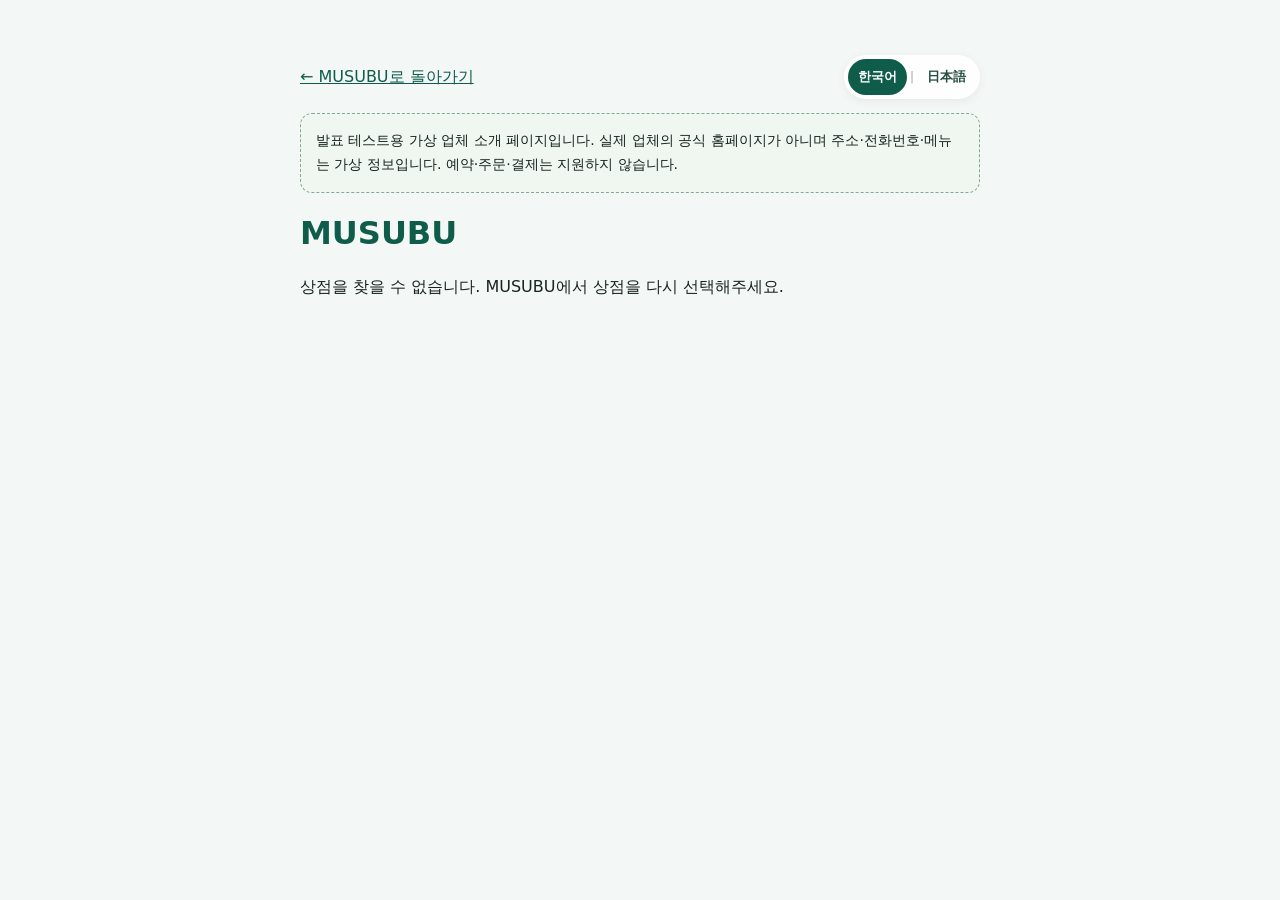
<file: demo-shop.html>
<!doctype html><html lang="ko"><head><meta charset="utf-8"><meta name="viewport" content="width=device-width,initial-scale=1"><meta name="theme-color" content="#0e5c49"><script src="locale-data.js?v=20261101-fix5"></script><script src="nearby-locales.js?v=20261101-fix5"></script><script src="i18n.js?v=20261101-fix5"></script><title data-i18n="demoTitle">MUSUBU · 가상 업체 소개</title><link rel="stylesheet" href="shops.css"><link rel="stylesheet" href="themes.css"><style>body{margin:0;font-family:system-ui,sans-serif;background:#f3f7f5;color:#18241f}h1{color:#0e5c49}li{padding:8px}p{line-height:1.7}.demo-top{display:flex;gap:12px;align-items:center;justify-content:space-between;flex-wrap:wrap}</style></head><body><main class="demo-page"><div class="demo-top"><a href="index.html#shops" data-local-link data-i18n="back">← MUSUBU로 돌아가기</a><nav class="language-switch" data-i18n-aria="language" aria-label="언어 선택"><button type="button" data-language="ko" lang="ko" aria-pressed="true">한국어</button><span aria-hidden="true">|</span><button type="button" data-language="ja" lang="ja" aria-pressed="false">日本語</button></nav></div><p class="demo-banner" data-i18n="demoBanner"></p><h1 id="name" lang="ko">MUSUBU</h1><img id="photo" data-i18n-alt="photoLabel" alt="가상 업체 참고 이미지" hidden><p id="description"></p><ul id="products"></ul><p id="hours"></p></main><script src="shops.js?v=20261101-fix5"></script><script src="content-locales.js?v=20261101-fix5"></script><script src="demo-shop.js?v=20261101-fix5"></script></body></html>
</file>
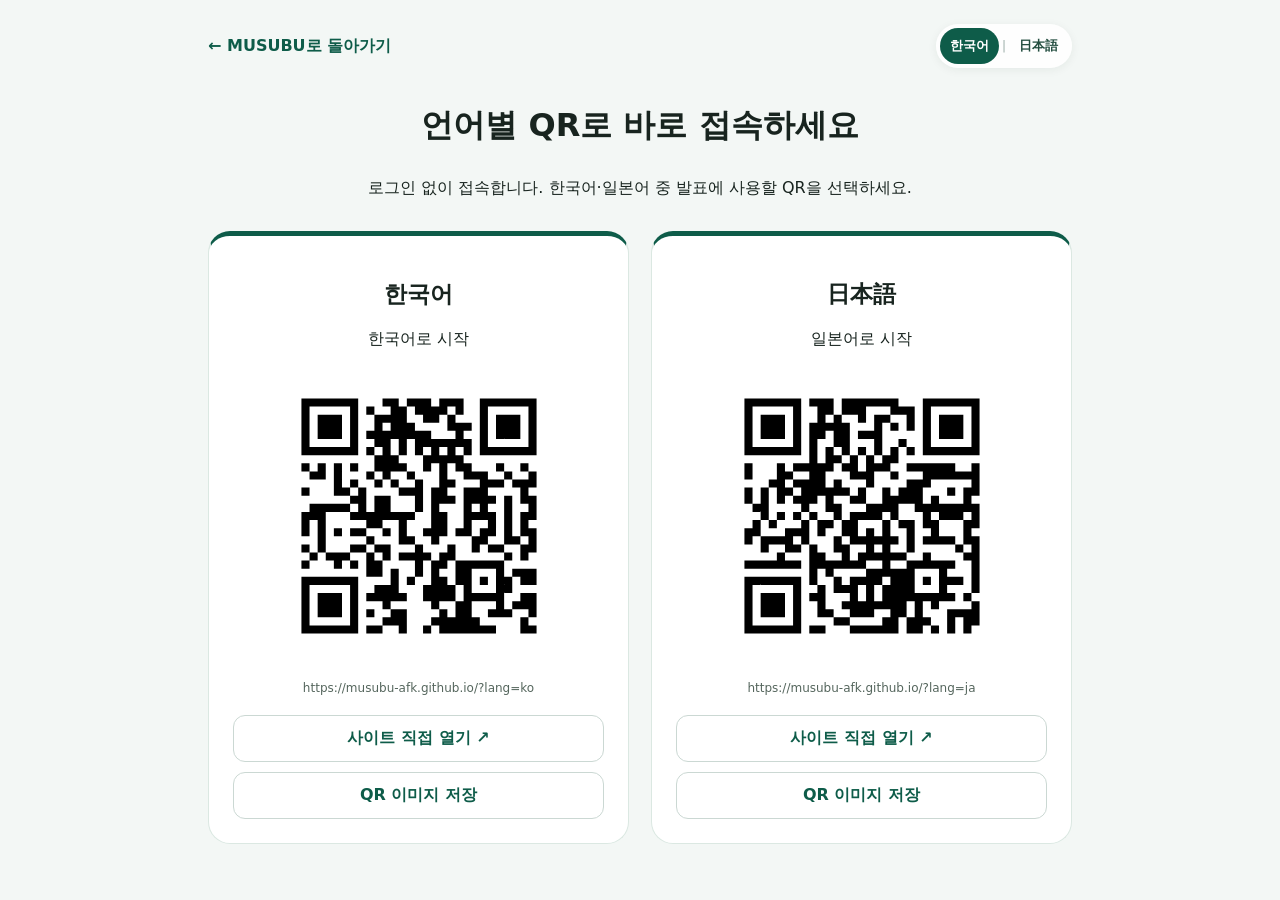
<file: qr.html>
<!doctype html><html lang="ko"><head><meta charset="utf-8"><meta name="viewport" content="width=device-width,initial-scale=1,viewport-fit=cover"><meta name="theme-color" content="#0e5c49"><script src="locale-data.js?v=20261028-community1"></script><script src="i18n.js?v=20261028-community1"></script><title data-i18n="qrTitle">MUSUBU · 발표용 QR</title><link rel="stylesheet" href="shops.css"><link rel="stylesheet" href="themes.css"><style>*{box-sizing:border-box}body{margin:0;background:#f3f7f5;color:#18241f;font-family:system-ui,sans-serif}.qr-wrap{max-width:900px;padding:24px 18px;margin:auto}.qr-top{display:flex;align-items:center;justify-content:space-between;gap:12px;flex-wrap:wrap}.qr-top>a{color:#0e5c49;text-decoration:none;font-weight:700}.qr-intro{margin:30px 0;text-align:center;line-height:1.7}.qr-grid{display:grid;grid-template-columns:1fr 1fr;gap:22px}.qr-card{padding:24px;background:#fff;border:1px solid #dbe8e2;border-top:5px solid #0e5c49;border-radius:22px;text-align:center}.qr-card h2{font-size:23px}.qr-card img{width:100%;max-width:300px;height:auto;background:#fff;display:block;margin:15px auto}.qr-url{overflow-wrap:anywhere;font-size:12px;color:#55665d}.qr-actions{display:grid;gap:10px;margin-top:20px}.qr-actions a{padding:12px;border:1px solid #cbd8d3;border-radius:12px;color:#0e5c49;text-decoration:none;font-weight:700;min-height:44px}@media print{.qr-top,.qr-actions{display:none}.qr-wrap{max-width:none}.qr-grid{grid-template-columns:1fr 1fr!important}.qr-card{break-inside:avoid}}</style></head><body><main class="qr-wrap"><div class="qr-top"><a href="index.html" data-local-link data-i18n="back">← MUSUBU로 돌아가기</a><nav class="language-switch" data-i18n-aria="language" aria-label="언어 선택"><button type="button" data-language="ko" lang="ko" aria-pressed="true">한국어</button><span aria-hidden="true">|</span><button type="button" data-language="ja" lang="ja" aria-pressed="false">日本語</button></nav></div><div class="qr-intro"><h1 data-i18n="qrHeading">언어별 QR로 바로 접속하세요</h1><p data-i18n="qrDescription">로그인 없이 접속합니다. 한국어·일본어 중 발표에 사용할 QR을 선택하세요.</p></div><div class="qr-grid"><section class="qr-card korean"><h2 lang="ko">한국어</h2><p data-i18n="qrKo"></p><img src="assets/qr-ko.svg" data-i18n-alt="qrAltKo" alt="MUSUBU 한국어 QR" width="370" height="370"><p class="qr-url">https://musubu-afk.github.io/?lang=ko</p><div class="qr-actions"><a href="https://musubu-afk.github.io/?lang=ko" data-i18n="qrOpen">사이트 직접 열기 ↗</a><a href="assets/qr-ko.svg" download="MUSUBU-QR-ko.svg" data-i18n="qrDownload">QR 이미지 저장</a></div></section><section class="qr-card japanese"><h2 lang="ja">日本語</h2><p data-i18n="qrJa"></p><img src="assets/qr-ja.svg" data-i18n-alt="qrAltJa" alt="MUSUBU 日本語 QR" width="370" height="370"><p class="qr-url">https://musubu-afk.github.io/?lang=ja</p><div class="qr-actions"><a href="https://musubu-afk.github.io/?lang=ja" data-i18n="qrOpen">사이트 직접 열기 ↗</a><a href="assets/qr-ja.svg" download="MUSUBU-QR-ja.svg" data-i18n="qrDownload">QR 이미지 저장</a></div></section></div></main><script src="qr-region.js?v=1"></script></body></html>
</file>
<file: shops.css>
button,a,input,textarea,select{-webkit-tap-highlight-color:transparent}button:focus-visible,a:focus-visible,input:focus-visible,textarea:focus-visible,select:focus-visible{outline:3px solid #c59336;outline-offset:3px}button:disabled{cursor:not-allowed;opacity:.6}button,a{touch-action:manipulation}.category{width:100%;text-align:left;background:#fff;color:#18241f;font:inherit;cursor:pointer;transition:background .18s,border-color .18s}.category b{display:flex;justify-content:space-between;align-items:center}.category b span{font-size:25px;color:#0e5c49}.category:hover,.category[aria-expanded=true]{background:#edf7f2;border-color:#0e5c49}.shop-list{display:grid;grid-template-columns:1fr 1fr;gap:12px}.place-card{border:1px solid #dbe8e2;background:white;border-radius:16px;overflow:hidden;text-align:left;padding:0;cursor:pointer;color:inherit;font:inherit}.place-card img{display:block;width:100%;aspect-ratio:1.5;object-fit:cover;background:#e5efe8}.place-copy{padding:13px;display:grid;gap:6px}.place-copy strong{font-size:17px}.place-copy small{font-size:12px;color:#64756c}.place-stats{font-size:13px;color:#0e5c49;font-weight:700}.demo-pill{font-size:11px;color:#6c765a}.card label{display:block;font-size:14px;font-weight:700}select{width:100%;padding:13px;margin-top:8px;border:1px solid #cbd8d3;border-radius:12px;background:white;font:inherit;color:inherit}#shopDialog{width:min(640px,calc(100vw - 48px));max-height:90dvh;padding:0;border:0;border-radius:24px;color:#18241f;box-shadow:0 20px 80px #12382f44;overflow:hidden}#shopDialog::backdrop{background:#092a236b;backdrop-filter:blur(3px)}.sheet-header{height:58px;display:flex;align-items:center;justify-content:space-between;padding:0 20px;border-bottom:1px solid #e4ece7;color:#0e5c49;font-size:12px;font-weight:800;letter-spacing:.07em}.sheet-header button{width:42px;height:42px;border:0;border-radius:50%;background:#edf5f0;color:#174b3c;font-size:21px;cursor:pointer}.sheet-scroll{max-height:calc(90dvh - 58px);overflow-y:auto;overscroll-behavior:contain;scroll-behavior:smooth}.cover-wrap{position:relative}.detail-cover{width:100%;height:235px;object-fit:cover;display:block;background:#ecf3ef}.photo-label{position:absolute;bottom:10px;right:12px;background:#163d31dd;border-radius:6px;padding:5px 8px;color:white;font-size:11px}.detail-content{padding:24px}.detail-content h2{font-size:28px;margin:12px 0 8px}.detail-content h3{font-size:18px;margin:24px 0 12px}.detail-content p{line-height:1.65;color:#52675c}.detail-stats{font-weight:700;color:#0e5c49;font-size:14px}.detail-actions{display:grid;grid-template-columns:1fr 1fr 1fr;gap:8px;margin-top:20px}.detail-actions a,.detail-actions button{padding:13px 7px;border:1px solid #cbded3;border-radius:12px;background:#f3f8f5;color:#0e5c49;text-decoration:none;text-align:center;font:inherit;font-size:12px;font-weight:800;cursor:pointer;display:flex;align-items:center;justify-content:center}.shop-info{display:grid;grid-template-columns:72px 1fr;row-gap:15px;margin:24px 0;padding:22px 0;border-block:1px solid #e2eae5;font-size:14px;line-height:1.6}.shop-info dt{color:#718078}.shop-info dd{margin:0;overflow-wrap:anywhere}.product-list{list-style:none;margin:0;padding:0}.product-list li{display:flex;justify-content:space-between;gap:12px;padding:13px 0;border-bottom:1px solid #edf1ee;font-size:14px}.product-list b{white-space:nowrap;color:#0e5c49}.review-heading{display:flex;align-items:center;justify-content:space-between;gap:10px}.live-status{font-size:11px;color:#647369}.live-status.connected{color:#0e5c49}.review-entry{padding:16px 0;border-bottom:1px solid #e3ebe6}.review-entry header{display:flex;justify-content:space-between;font-size:12px;color:#76837c}.review-entry header b{color:#986600}.review-entry p{margin:9px 0 0;white-space:pre-wrap;overflow-wrap:anywhere;font-size:14px}.review-empty{background:#f4f8f5;padding:18px;border-radius:12px;color:#63766b;font-size:14px}#reviewForm{margin-top:25px;background:#f0f7f3;border-radius:17px;padding:18px}#reviewForm fieldset{border:0;padding:0;margin:0 0 16px}#reviewForm legend,#reviewForm>label{font-size:14px;font-weight:700;margin-bottom:10px}.rating-options{display:flex;gap:6px}.rating-options label{flex:1;position:relative;cursor:pointer}.rating-options input{position:absolute;opacity:0;width:100%;height:100%;margin:0;cursor:pointer}.rating-options span{display:block;text-align:center;border:1px solid #cbd8d1;border-radius:10px;background:white;padding:11px 0;color:#68766e;font-size:14px}.rating-options input:checked+span{background:#0e5c49;color:white;border-color:#0e5c49}.rating-options input:focus-visible+span{outline:3px solid #c59336;outline-offset:2px}#reviewForm textarea{margin-top:9px;background:#fff;resize:vertical}.text-button{border:0;background:transparent;color:#0e5c49;font:inherit;font-size:14px;font-weight:800;padding:10px 0;cursor:pointer}.text-button[hidden]{display:none}#submitStatus.error{color:#ae332e}body.modal-open{overflow:hidden}.demo-page{max-width:680px;margin:35px auto;padding:20px}.demo-page img{width:100%;max-height:350px;object-fit:cover;border-radius:20px}.demo-page a{color:#0e5c49}.demo-banner{padding:15px;border:1px dashed #84a992;border-radius:12px;background:#eff7f0;font-size:14px;line-height:1.7}
@media(max-width:600px){#shopDialog{width:100%;max-width:100%;max-height:94dvh;margin:auto 0 0;border-radius:24px 24px 0 0;animation:sheet-up .2s ease-out}.sheet-scroll{max-height:calc(94dvh - 58px);padding-bottom:env(safe-area-inset-bottom)}.detail-cover{height:205px}.detail-content{padding:20px}.detail-content h2{font-size:25px}.place-copy{padding:11px}.place-copy strong{font-size:15px}.shop-list{gap:10px}.detail-actions{gap:6px}.detail-actions a,.detail-actions button{font-size:11px}.rating-options{gap:4px}}
@keyframes sheet-up{from{transform:translateY(25px);opacity:.5}to{transform:translateY(0);opacity:1}}@media(prefers-reduced-motion:reduce){*,.sheet-scroll{scroll-behavior:auto!important;animation:none!important;transition:none!important}}
/* Keep the familiar cards; horizontal scroll is manual, never automatic. */
.nearby-categories{grid-template-columns:repeat(2,minmax(0,1fr))}.nearby-categories .category b{gap:8px;justify-content:flex-start}.nearby-categories .category-name{font-size:16px!important;line-height:1.5}.nearby-categories .category small{font-size:12px}.shop-list{display:flex;overflow-x:auto;gap:14px;scroll-snap-type:x mandatory;padding:4px 2px 14px;overscroll-behavior-x:contain}.shop-list .place-card{flex:0 0 76%;min-width:0;scroll-snap-align:start}.place-copy small{line-height:1.6}.carousel-controls{display:flex;justify-content:flex-end;gap:8px;margin-bottom:10px}.carousel-controls button{min-width:44px;min-height:44px;background:#edf7f2;border:1px solid #cbded3;border-radius:12px;color:#0e5c49;font-size:20px;cursor:pointer}.near-distance{color:#0e5c49!important;font-weight:700}#stayInfo[hidden],#stayDemo[hidden]{display:none}#shopHeart[aria-pressed=true]{background:#fce5eb;border-color:#c85e7d}#nearbyContent{min-width:0}.theme-ja .carousel-controls button{background:#fff1f3;color:#763c6a}@media(min-width:601px){.shop-list .place-card{flex-basis:46%}}@media(max-width:380px){.nearby-categories .category{padding:10px}.nearby-categories .category-name{font-size:14px!important}}

/* Full-width mobile categories keep Japanese labels readable. */
@media(max-width:480px){.nearby-categories{grid-template-columns:1fr}.nearby-categories .category-name{font-size:16px!important}}
</file>
<file: themes.css>
/* Shared language controls; language and theme classes are intentionally separate. */
.hero-top{display:flex;align-items:center;justify-content:space-between;gap:12px;flex-wrap:wrap}.language-switch{display:inline-flex;align-items:center;gap:3px;padding:4px;border-radius:999px;background:#ffffffee;color:#244e40;box-shadow:0 2px 10px #142c2310;flex-shrink:0}.language-switch button{width:auto;white-space:nowrap;font:inherit;font-size:13px;font-weight:700;min-height:36px;min-width:58px;padding:6px 10px;border:0;border-radius:999px;background:transparent;color:inherit;cursor:pointer}.language-switch button[aria-pressed=true]{background:#0e5c49;color:#fff}.language-switch>span{font-size:12px;opacity:.45}.hero h1{white-space:pre-line}.sheet-header{gap:8px;height:66px;padding-inline:15px}.sheet-header>.language-switch{margin-left:auto;letter-spacing:normal;padding:2px;box-shadow:none;background:#f1f6f3}.sheet-header>.language-switch button{width:auto;min-width:56px;min-height:34px;padding:5px 7px;font-size:12px}.sheet-scroll{max-height:calc(90dvh - 66px)}.category b{gap:10px}.category b .category-name{font-size:16px;color:inherit;flex:1}.category b .category-icon{font-size:23px;flex:none}#detailNameNote:empty{display:none}.detail-actions>*{min-height:46px;line-height:1.55;overflow-wrap:anywhere}button,input,textarea,select{font-family:inherit}.review-heading{flex-wrap:wrap}.live-status{max-width:100%}#reviewText{font-size:16px}h1,h2,h3,.detail-content p,.notice,.place-copy{overflow-wrap:anywhere}.detail-content,.place-copy{min-width:0}html.lang-ja body{font-family:-apple-system,BlinkMacSystemFont,"Hiragino Kaku Gothic ProN","Yu Gothic",Meiryo,"Noto Sans JP",sans-serif;line-break:strict;word-break:normal}html.lang-ja .hero h1{font-size:clamp(27px,5vw,35px);line-height:1.5;letter-spacing:.015em}html.lang-ja .card h2{font-size:23px;line-height:1.5}html.lang-ja .notice{line-height:1.85}html.lang-ja .flow a{font-size:12px}html.lang-ja .detail-content h2{line-height:1.4}html.lang-ja .submit{line-height:1.55}
/* Japanese promotion theme: warm paper, coral, pink, amber and deep navy. */
html.theme-ja body{background:#fff5f1;color:#263354}html.theme-ja .app{background:linear-gradient(180deg,#fff7f1,#fff9fc 65%,#fffbf2)}html.theme-ja .hero{position:relative;isolation:isolate;overflow:hidden;color:#263354;background:radial-gradient(circle at 98% 0%,#f5adbd 0,transparent 40%),linear-gradient(125deg,#fff1d9 0%,#ffe8e8 53%,#eedff5 100%);box-shadow:0 8px 28px #bf57721a;border-radius:0 0 34px 34px;padding-bottom:34px}html.theme-ja .hero::before{content:"";position:absolute;z-index:-1;right:-55px;top:110px;width:190px;height:190px;border:24px solid #ffffff73;border-radius:50%;transform:rotate(-20deg)}html.theme-ja .hero::after{content:"✦  ·  ✧";position:absolute;z-index:-1;right:24px;bottom:32px;font-size:37px;letter-spacing:15px;color:#ac40534d;transform:rotate(-14deg)}html.theme-ja .brand{color:#88344e;letter-spacing:.08em;font-size:13px}html.theme-ja .hero h1{font-weight:850}html.theme-ja .hero p{opacity:1;color:#404866}html.theme-ja .flow a{background:#ffffffb8;border-color:#e6bdc4;color:#51354a}html.theme-ja .hero .qrbtn{color:#fff;background:#263354;box-shadow:0 5px 0 #dcb5b6;border-radius:13px}html.theme-ja .language-switch{color:#263354}html.theme-ja .language-switch button[aria-pressed=true]{background:#a82e51;color:#fff}html.theme-ja .card{border-color:#edd8d7;box-shadow:0 6px 22px #75304608;position:relative}html.theme-ja #story{border-top:4px solid #df8198}html.theme-ja #shops{border-top:4px solid #e7a268}html.theme-ja #review{border-top:4px solid #8499bc}html.theme-ja #voucher{border-top:4px solid #d9b55c}html.theme-ja .tag{background:#fff0f2;color:#9f2f51;letter-spacing:.04em}html.theme-ja #shops>.tag{background:#fff1e5;color:#995422}html.theme-ja #review>.tag{background:#ecf0fa;color:#354f81}html.theme-ja #voucher>.tag{background:#fff5d7;color:#796016}html.theme-ja .audioBox{background:linear-gradient(135deg,#fff1ed,#fff4fa);border-color:#efcfd4}html.theme-ja .audioBox strong,html.theme-ja .detail-stats,html.theme-ja .place-stats{color:#9f2f51}html.theme-ja .listenBtn,html.theme-ja .submit{background:linear-gradient(115deg,#9e2f52,#b23e25);box-shadow:0 4px 12px #a5364824}html.theme-ja .status{color:#75434f;background:#fff}html.theme-ja .audioMeta{color:#795861}html.theme-ja .card p,html.theme-ja .detail-content p{color:#545b6c}html.theme-ja .category{background:#fffaf7;border-color:#ecd6d0;color:#263354}html.theme-ja .category[data-category=dessert]{background:#fff1f5}html.theme-ja .category[data-category=meal]{background:#fff5e8}html.theme-ja .category[data-category=gift]{background:#eff2fc}html.theme-ja .category b span{color:inherit}html.theme-ja .category[aria-expanded=true]{border-color:#ae3554;box-shadow:0 0 0 1px #ae3554}html.theme-ja .place-card{border-color:#ead8d9;box-shadow:0 5px 14px #6535480a}html.theme-ja .demo-pill{color:#965366}html.theme-ja .sheet-header{background:#fff1f2;color:#673f52;border-color:#ecd7dc}html.theme-ja .sheet-header button#closeDetail{background:#fff;color:#263354}html.theme-ja .sheet-header>.language-switch{background:#fff}html.theme-ja #shopDialog{color:#263354}html.theme-ja #shopDialog::backdrop{background:#22264180}html.theme-ja .photo-label{background:#6f294cd9}html.theme-ja .detail-actions a,html.theme-ja .detail-actions button{background:#fff2f3;color:#922c4c;border-color:#e8c9cf}html.theme-ja .product-list b,html.theme-ja .text-button{color:#9f2f51}html.theme-ja #reviewForm{background:#fff2f2}html.theme-ja .rating-options input:checked+span{background:#a82e51;border-color:#a82e51}html.theme-ja .live-status.connected{color:#385c8e}html.theme-ja .voucher{background:linear-gradient(135deg,#fff8d9,#ffe9ee);border-color:#bf8c54;color:#59463d}html.theme-ja .voucher strong{color:#a82e51}html.theme-ja .voucher button{border-color:#a82e51;color:#a82e51}html.theme-ja footer{color:#7b6675}html.theme-ja .demo-banner{background:#fff0f2;border-color:#c88096;color:#713e4d}html.theme-ja .demo-page h1,html.theme-ja .demo-page a{color:#9f2f51}html.theme-ja .qr-card{border-color:#e5c7d0;background:#fff;box-shadow:0 10px 35px #85485b10}html.theme-ja .qr-card.japanese{border-top-color:#bd4262}
@media(hover:hover){html.theme-ja .place-card:hover,html.theme-ja .category:hover{transform:translateY(-3px);box-shadow:0 10px 22px #803b5221}html.theme-ja .submit:hover,html.theme-ja .listenBtn:hover{transform:translateY(-2px);filter:brightness(1.08)}}.theme-ja .category,.theme-ja .place-card,.theme-ja .submit,.theme-ja .listenBtn{transition:transform .2s ease,box-shadow .2s ease,background-color .2s ease}html .hero,html .card{transition:background-color .2s ease,border-color .2s ease}
@media(max-width:600px){.hero-top{gap:13px}.sheet-scroll{max-height:calc(94dvh - 66px)}.sheet-header{padding-inline:12px;font-size:11px;letter-spacing:0}.sheet-header>span{max-width:95px;line-height:1.35}.sheet-header #closeDetail{width:36px;height:36px;flex-shrink:0}.detail-actions{grid-template-columns:1fr 1fr}.detail-actions #showReviews{grid-column:1/-1}.detail-actions a,.detail-actions button{font-size:13px}.category b .category-name{font-size:15px}html.lang-ja .card h2{font-size:21px}html.lang-ja .hero h1{font-size:27px}.detail-content{padding:18px}.detail-content h2{font-size:25px}.shop-info{grid-template-columns:70px 1fr}.product-list li{flex-wrap:wrap}.hero-top .language-switch button{min-height:40px}.qr-grid{grid-template-columns:1fr!important}}
@media(prefers-reduced-motion:reduce){html *,html *::before,html *::after{animation:none!important;transition:none!important;scroll-behavior:auto!important}}

/* Keep all four steps visible on narrow Japanese screens. */
html.lang-ja .flow{flex-wrap:wrap;overflow:visible}
</file>
